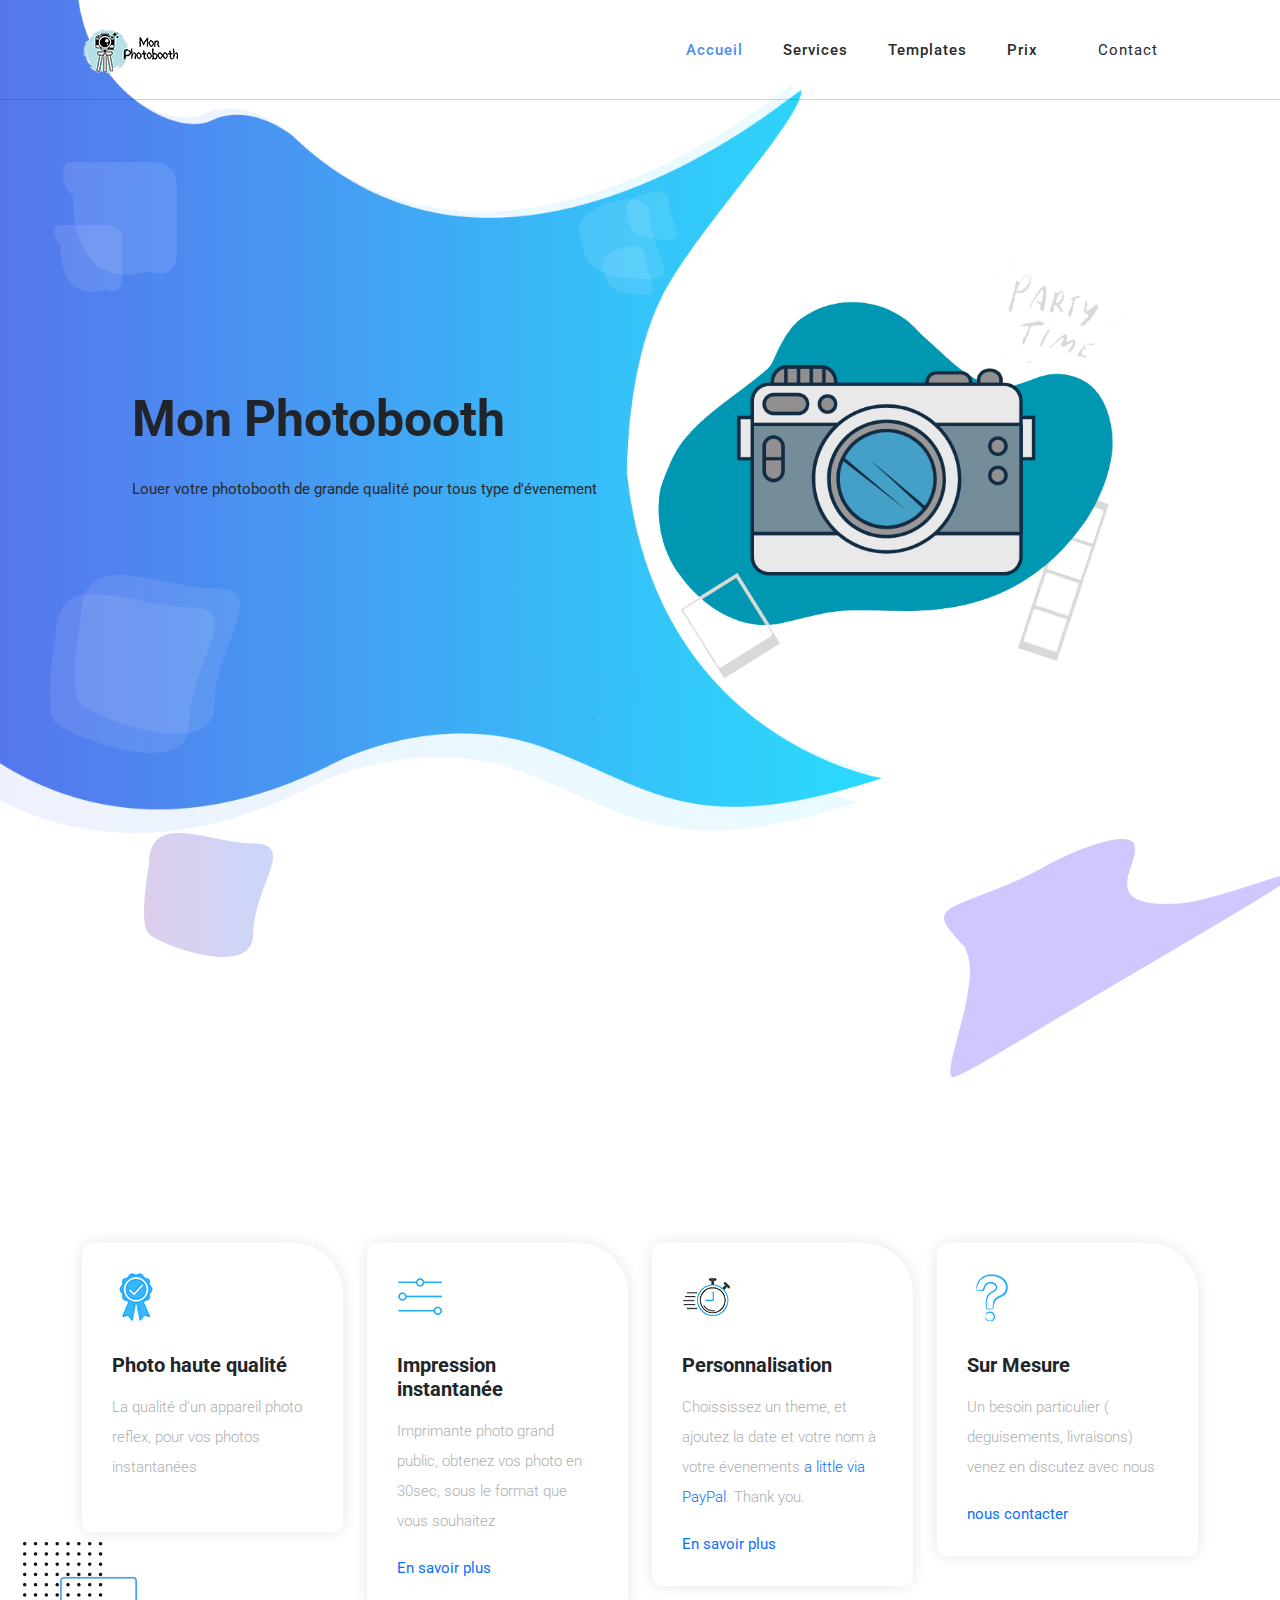
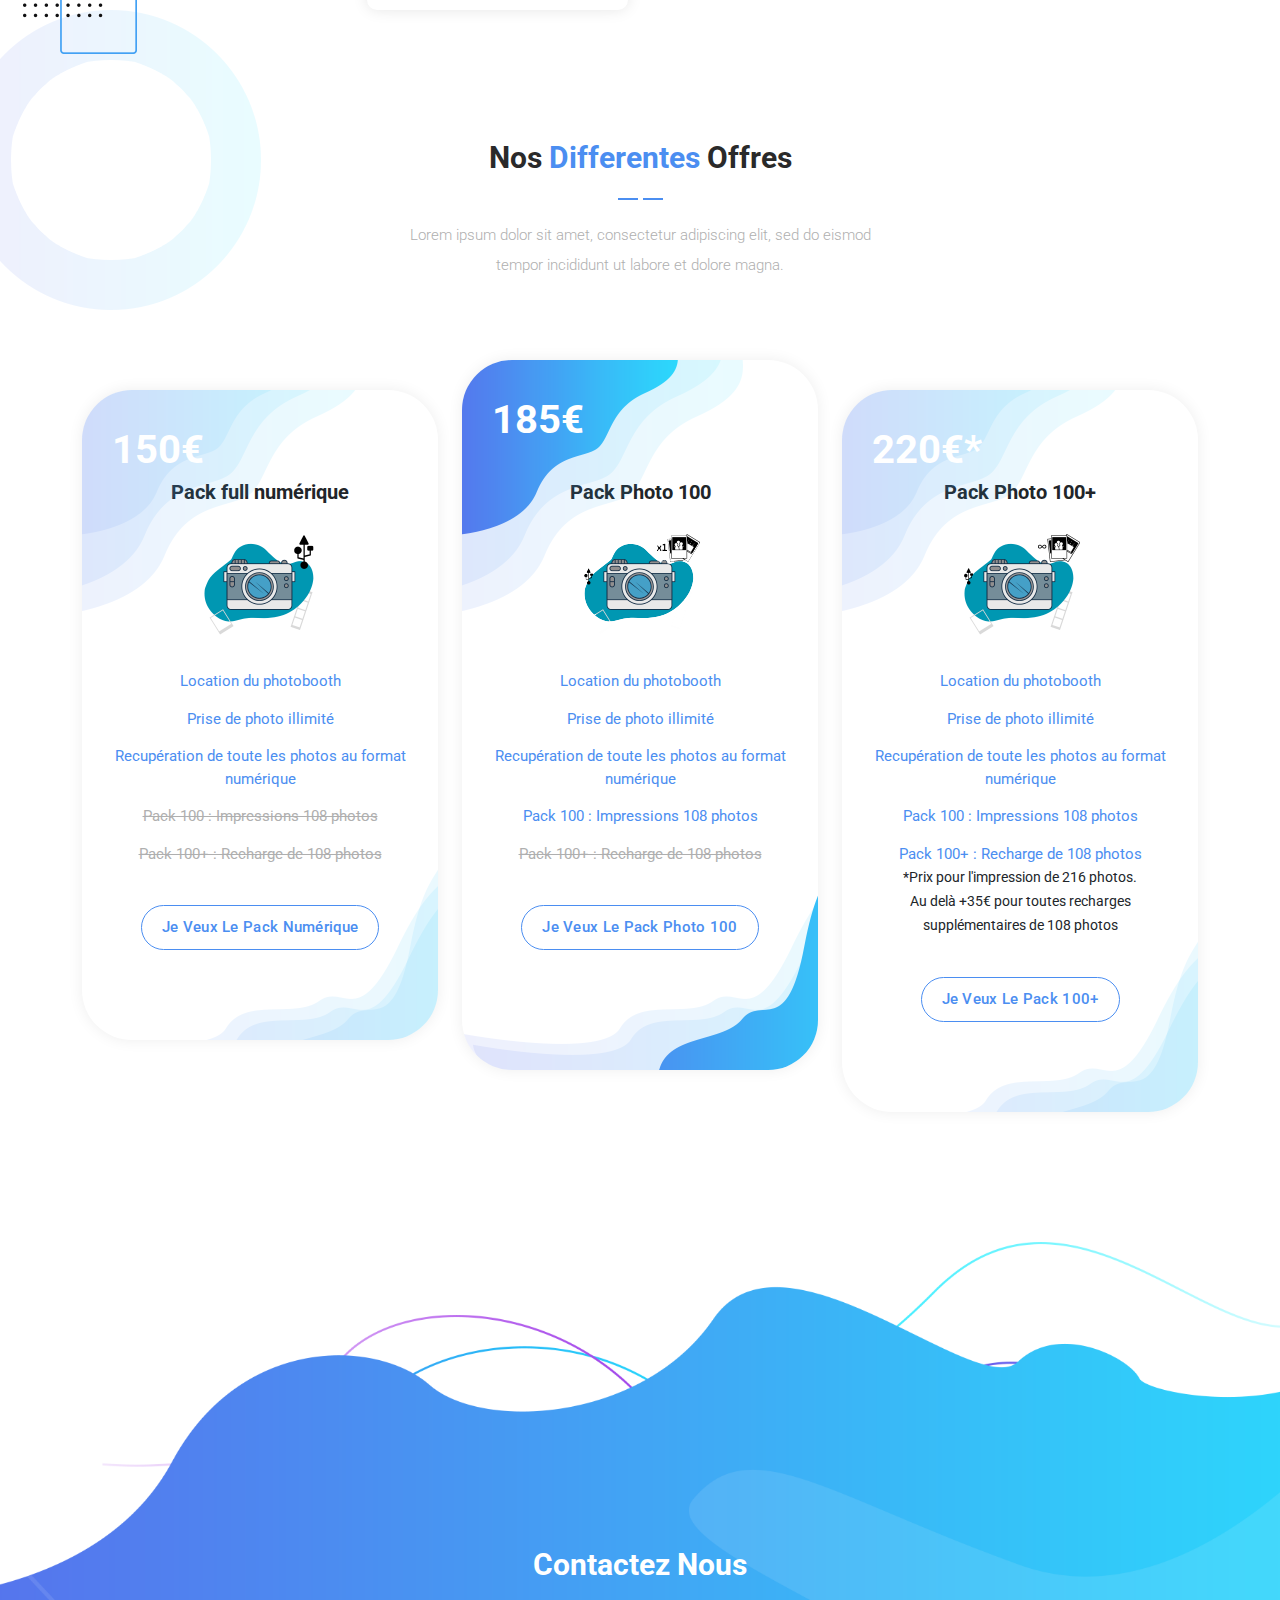
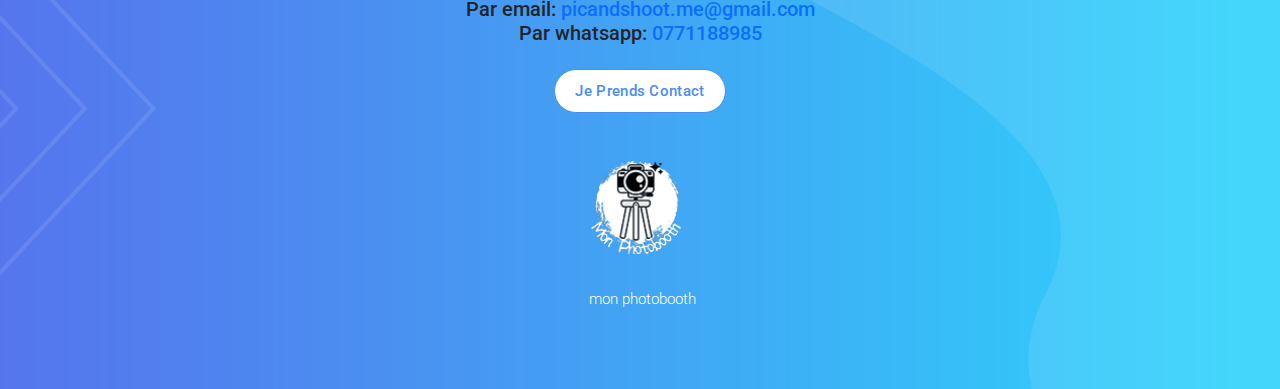
<file: index.html>
<!DOCTYPE html> 
<html lang="en">

  <head>

    <meta charset="UTF-8">
    <meta name="viewport" content="width=device-width, initial-scale=1, shrink-to-fit=no">
    <meta name="description" content="">
    <meta name="author" content="">
    <link rel="preconnect" href="https://fonts.googleapis.com">
    <link rel="preconnect" href="https://fonts.gstatic.com" crossorigin>
    <link href="https://fonts.googleapis.com/css2?family=Roboto:wght@100;300;400;500;700;900&display=swap" rel="stylesheet">

    <title>Chain App Dev - App Landing Page HTML5 Template</title>

    <!-- Bootstrap core CSS -->
    <link href="vendor/bootstrap/css/bootstrap.min.css" rel="stylesheet">

<!--

TemplateMo 570 Chain App Dev

https://templatemo.com/tm-570-chain-app-dev

-->

    <!-- Additional CSS Files -->
    <link rel="stylesheet" href="https://use.fontawesome.com/releases/v5.8.1/css/all.css" integrity="sha384-50oBUHEmvpQ+1lW4y57PTFmhCaXp0ML5d60M1M7uH2+nqUivzIebhndOJK28anvf" crossorigin="anonymous">
    <link rel="stylesheet" href="assets/css/templatemo-chain-app-dev.css">
    <link rel="stylesheet" href="assets/css/animated.css">
    <link rel="stylesheet" href="assets/css/owl.css">

  </head>

<body>

  <!-- ***** Preloader Start ***** -->
  <div id="js-preloader" class="js-preloader">
    <div class="preloader-inner">
      <span class="dot"></span>
      <div class="dots">
        <span></span>
        <span></span>
        <span></span>
      </div>
    </div>
  </div>
  <!-- ***** Preloader End ***** -->

  <!-- ***** Header Area Start ***** -->
  <header class="header-area header-sticky wow slideInDown" data-wow-duration="0.75s" data-wow-delay="0s">
    <div class="container">
      <div class="row">
        <div class="col-12">
          <nav class="main-nav">
            <!-- ***** Logo Start ***** -->
            <a href="index.html" class="logo">
              <img src="assets/images/logo.png" alt="Chain App Dev">
            </a>
            <!-- ***** Logo End ***** -->
            <!-- ***** Menu Start ***** -->
            <ul class="nav">
              <li class="scroll-to-section"><a href="#top" class="active">Accueil</a></li>
              <li class="scroll-to-section"><a href="#services">Services</a></li>
              <li class="scroll-to-section"><a href="Templates.html">Templates</a></li>
              <li class="scroll-to-section"><a href="#pricing">Prix</a></li>
              <li class="scroll-to-section"><a href="#newsletter">Contact</a></li>
              
            </ul>        
            <a class='menu-trigger'>
                <span>Menu</span>
            </a>
            <!-- ***** Menu End ***** -->
          </nav>
        </div>
      </div>
    </div>
  </header>
  <!-- ***** Header Area End ***** -->
  
 
   <!--***********-->
</div>
   

  <div class="main-banner wow fadeIn" id="top" data-wow-duration="1s" data-wow-delay="0.5s">
    <div class="container">
      <div class="row">
        <div class="col-lg-12">
          <div class="row">
            <div class="col-lg-6 align-self-center">
              <div class="left-content show-up header-text wow fadeInLeft" data-wow-duration="1s" data-wow-delay="1s">
                <div class="row">
                  <div class="col-lg-12">
                    <h2>Mon Photobooth</h2>
                    <p>Louer votre photobooth de grande qualité pour tous type d'évenement </p>
                  </div>
                  <div class="col-lg-12">
                    <!-- 2 boutons supprimé  
                    <div class="white-button first-button scroll-to-section">
                      <a href="#contact">Free Quote <i class="fab fa-apple"></i></a>
                    </div>
                    <div class="white-button scroll-to-section">
                      <a href="#contact">Free Quote <i class="fab fa-google-play"></i></a>
                    </div> -->

                  </div>
                </div>
              </div>
            </div>
            <div class="col-lg-6">
              <div class="right-image wow fadeInRight" data-wow-duration="1s" data-wow-delay="0.5s">
                <img src="assets/images/slider-dec.png" alt="">
              </div>
            </div>
          </div>
        </div>
      </div>
    </div>
  </div>

  <div id="services" class="services section">
    <div class="container">
      <div class="row">
        <div class="col-lg-8 offset-lg-2">
          <div class="section-heading  wow fadeInDown" data-wow-duration="1s" data-wow-delay="0.5s">
            <h4>Service <em> personalisé </em> </h4>
            <img src="assets/images/heading-line-dec.png" alt="">
            <p>Immortalisez votre évenement avec la location de votre photobooth et offrez à vos invités un souvenir de ce moment passé ensemble. N'hesitez pas à nous <a rel="nofollow" href="https://www.toocss.com/" target="_blank"> contacter </a> pour connaitre rapidement nos disponibilités, et nos services <a href="https://templatemo.com/contact" target="_parent">proposé</a> .</p>
          </div>
        </div>
      </div>
    </div>
    <div class="container">
      <div class="row">
        <div class="col-lg-3">
          <div class="service-item first-service">
            <div class="icon"></div>
            <h4>Photo haute qualité</h4>
            <p>La qualité d'un appareil photo reflex, pour vos photos instantanées</p>
            <div class="text-button">
             
            </div>
          </div>
        </div>
        <div class="col-lg-3">
          <div class="service-item second-service">
            <div class="icon"></div>
            <h4>Impression instantanée</h4>
            <p>Imprimante photo grand public, obtenez vos photo en 30sec, sous le format que vous souhaitez</p>
            <div class="text-button">
              <a href="#">En savoir plus <i class="fa fa-arrow-right"></i></a>
            </div>
          </div>
        </div>
        <div class="col-lg-3">
          <div class="service-item third-service">
            <div class="icon"></div>
            <h4>Personnalisation</h4>
            <p>Choississez un theme, et ajoutez la date et votre nom à votre évenements <a rel="nofollow" href="https://paypal.me/templatemo" target="_blank">a little via PayPal</a>. Thank you.</p>
            <div class="text-button">
              <a href="Template.html">En savoir plus <i class="fa fa-arrow-right"></i></a>
            </div>
          </div>
        </div>
        <div class="col-lg-3">
          <div class="service-item fourth-service">
            <div class="icon"></div>
            <h4>Sur Mesure</h4>
            <p>Un besoin particulier ( deguisements, livraisons) venez en discutez avec nous</p>
            <div class="text-button">
              <a href="#">nous contacter<i class="fa fa-arrow-right"></i></a>
            </div>
          </div>
        </div>
      </div>
    </div>
  </div>

                     

  <div id="pricing" class="pricing-tables">
    <div class="container">
      <div class="row">
        <div class="col-lg-8 offset-lg-2">
          <div class="section-heading">
            <h4>Nos <em>differentes</em> offres</h4>
            <img src="assets/images/heading-line-dec.png" alt="">
            <p>Lorem ipsum dolor sit amet, consectetur adipiscing elit, sed do eismod tempor incididunt ut labore et dolore magna.</p>
          </div>
        </div>
        <div class="col-lg-4">
          <div class="pricing-item-regular">
            <span class="price">150€</span>
            <h4>Pack full numérique</h4>
            <div class="icon">
              <img src="assets/images/pricing-table-0.png" alt="">
            </div>
            <ul>
              <li>Location du photobooth</li>
              <li>Prise de photo illimité</li>
			  <li>Recupération de toute les photos au format numérique</li>
              <li class="non-function">Pack 100 : Impressions 108 photos</li>
              <li class="non-function">Pack 100+ : Recharge de 108 photos</li>
              
            </ul>
            <div class="border-button">
              <a href="#">Je veux le pack numérique</a>
            </div>
          </div>
        </div>
        <div class="col-lg-4">
          <div class="pricing-item-pro">
            <span class="price">185€</span>
            <h4>Pack Photo 100</h4>
            <div class="icon">
              <img src="assets/images/pricing-table-01.png" alt="">
            </div>
            <ul>
              <li>Location du photobooth</li>
              <li>Prise de photo illimité</li>
			  <li>Recupération de toute les photos au format numérique</li>
              <li>Pack 100 : Impressions 108 photos</li>
              <li class="non-function">Pack 100+ : Recharge de 108 photos</li>
            </ul>
            <div class="border-button">
              <a href="#">Je veux le pack photo 100</a>
            </div>
          </div>
        </div>
        <div class="col-lg-4">
          <div class="pricing-item-regular">
            <span class="price">220€*</span>
            <h4>Pack Photo 100+</h4>
            <div class="icon">
              <img src="assets/images/pricing-table-02.png" alt="">
            </div>
            <ul>
              <li>Location du photobooth</li>
              <li>Prise de photo illimité</li>
			  <li>Recupération de toute les photos au format numérique</li>
              <li>Pack 100 : Impressions 108 photos</li>
              <li>Pack 100+ : Recharge de 108 photos </li>
            </ul>
			<small>  *Prix pour l'impression de 216 photos. <br>Au delà +35€ pour toutes recharges supplémentaires de 108 photos</small>
            <div class="border-button">
              <a href="#">Je veux le pack 100+</a>
            </div>
          </div>
        </div>
      </div>
    </div>
  </div> 

  <footer id="newsletter">
    <div class="container">
      <div class="row">
        <div class="col-lg-8 offset-lg-2">
          <div class="section-heading">
            <h4>contactez nous</h4>
			 <h5> Par email:  <a href="mailto:picandshoot.me@gmail.com">picandshoot.me@gmail.com</a></h5>
			<h5> Par whatsapp:  <a href="tel:+33771188985">0771188985</a></h5><br>
			  <div class="border-button">
              <center><a href="tel:+33771188985">Je prends contact</a></center>
          </div>
        </div>
        
      <div class="row">
        
		
		<!-- <div class="col-lg-6 offset-lg-3"> -->
          <!-- <div class="footer-widget"> -->
        
            <!-- <h5> Par email<a href="mailto:picandshoot.me@gmail.com">picandshoot.me@gmail.com</a></h5><br><br> -->
			<!-- <h5> Par whatsapp<a href="tel:+33771188985">0771188985</a></h5><br><br> -->
			  <!-- <div class="border-button"> -->
              <!-- <a href="tel:+33771188985">Je prends contact</a> -->
            <!-- </div> -->
          <!-- </div>  -->
        <!-- </div> -->
       
	   
        <div class="col-lg-4 offset-lg-5">
          <div class="footer-widget">
            <div class="logo">
              <img src="assets/images/white-logo.png" alt="">
            </div>
            <p>mon photobooth</p>
          </div>
        </div>
       
      </div>
    </div>
  </footer>


  <!-- Scripts -->
  <script src="vendor/jquery/jquery.min.js"></script>
  <script src="vendor/bootstrap/js/bootstrap.bundle.min.js"></script>
  <script src="assets/js/owl-carousel.js"></script>
  <script src="assets/js/animation.js"></script>
  <script src="assets/js/imagesloaded.js"></script>
  <script src="assets/js/popup.js"></script>
  <script src="assets/js/custom.js"></script>
</body>
</html>
</file>
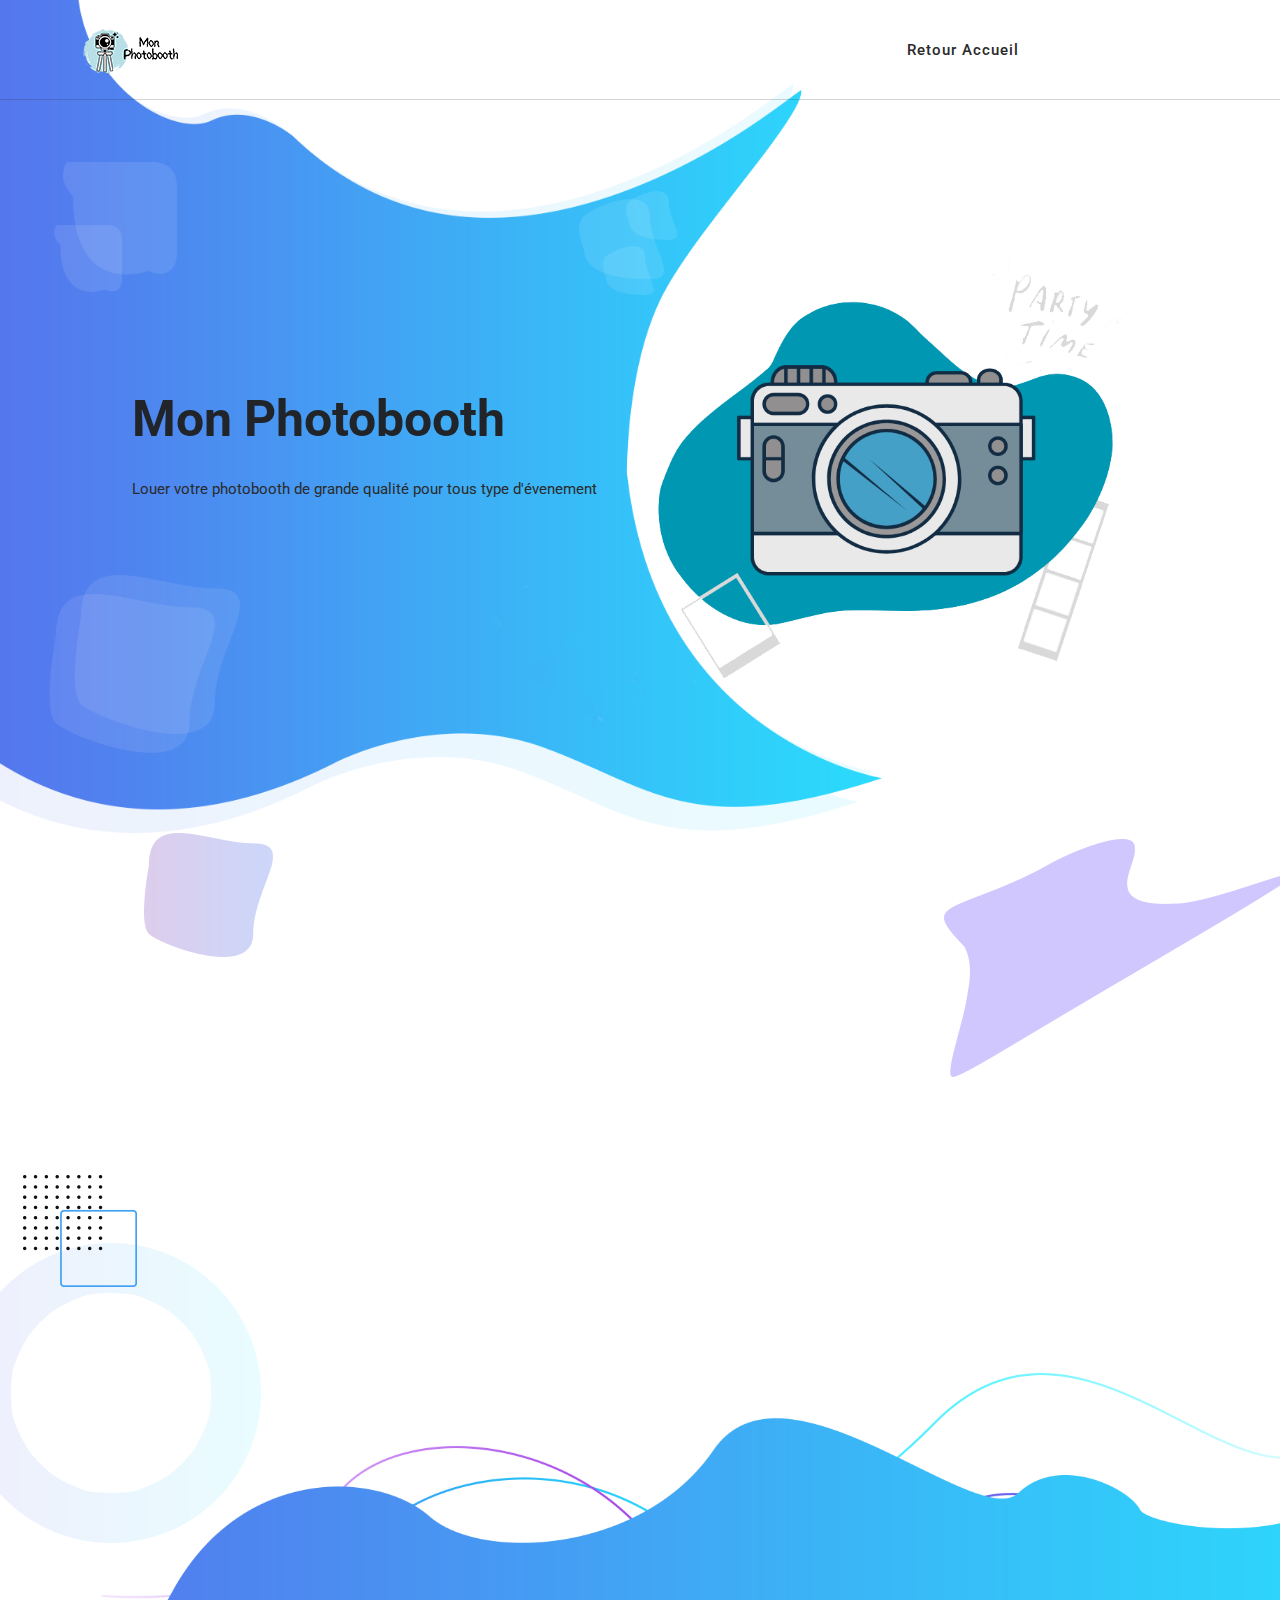
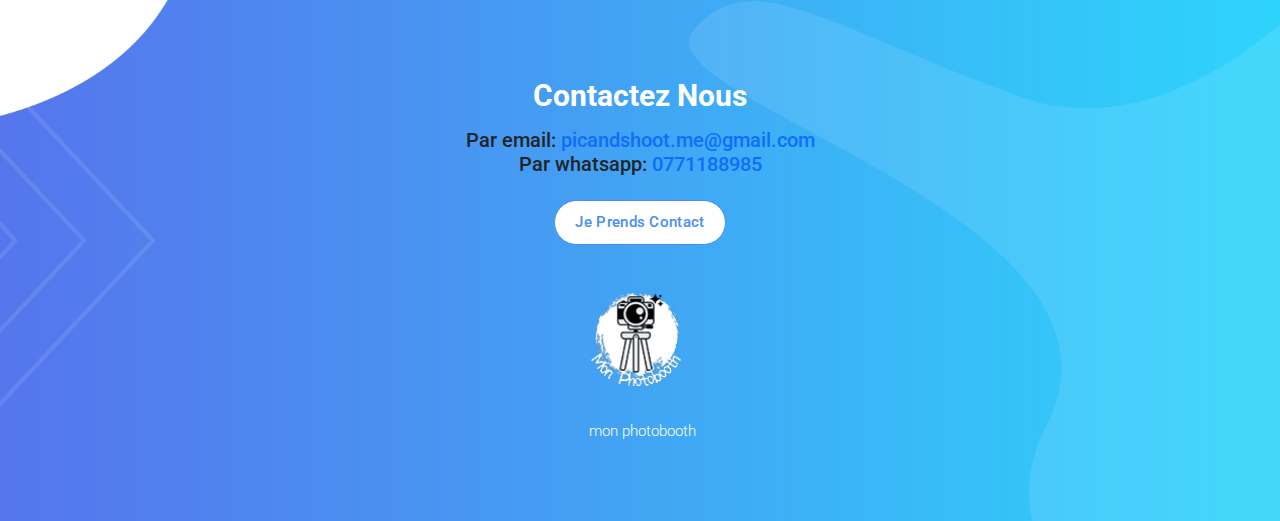
<file: Template.html>
<!DOCTYPE html> 
<html lang="en">

  <head>

    <meta charset="UTF-8">
    <meta name="viewport" content="width=device-width, initial-scale=1, shrink-to-fit=no">
    <meta name="description" content="">
    <meta name="author" content="">
    <link rel="preconnect" href="https://fonts.googleapis.com">
    <link rel="preconnect" href="https://fonts.gstatic.com" crossorigin>
    <link href="https://fonts.googleapis.com/css2?family=Roboto:wght@100;300;400;500;700;900&display=swap" rel="stylesheet">

    <title>Chain App Dev - App Landing Page HTML5 Template</title>

    <!-- Bootstrap core CSS -->
    <link href="vendor/bootstrap/css/bootstrap.min.css" rel="stylesheet">

<!--

TemplateMo 570 Chain App Dev

https://templatemo.com/tm-570-chain-app-dev

-->

    <!-- Additional CSS Files -->
    <link rel="stylesheet" href="https://use.fontawesome.com/releases/v5.8.1/css/all.css" integrity="sha384-50oBUHEmvpQ+1lW4y57PTFmhCaXp0ML5d60M1M7uH2+nqUivzIebhndOJK28anvf" crossorigin="anonymous">
    <link rel="stylesheet" href="assets/css/templatemo-chain-app-dev.css">
    <link rel="stylesheet" href="assets/css/animated.css">
    <link rel="stylesheet" href="assets/css/owl.css">

  </head>

<body>

  <!-- ***** Preloader Start ***** -->
  <div id="js-preloader" class="js-preloader">
    <div class="preloader-inner">
      <span class="dot"></span>
      <div class="dots">
        <span></span>
        <span></span>
        <span></span>
      </div>
    </div>
  </div>
  <!-- ***** Preloader End ***** -->

  <!-- ***** Header Area Start ***** -->
  <header class="header-area header-sticky wow slideInDown" data-wow-duration="0.75s" data-wow-delay="0s">
    <div class="container">
      <div class="row">
        <div class="col-12">
          <nav class="main-nav">
            <!-- ***** Logo Start ***** -->
            <a href="index.html" class="logo">
              <img src="assets/images/logo.png" alt="Chain App Dev">
            </a>
            <!-- ***** Logo End ***** -->
            <!-- ***** Menu Start ***** -->
            <ul class="nav">
              <li class="scroll-to-section"><a href="index.html" >Retour Accueil</a></li>
              <!-- <li class="scroll-to-section"><a href="#services">Services</a></li> -->
              <li class="scroll-to-section"><a href="#Template.html" class="active">Templates</a></li>
              <!-- <li class="scroll-to-section"><a href="#pricing">Prix</a></li> -->
              <!-- <li class="scroll-to-section"><a href="#newsletter">Contact</a></li> -->
              
            </ul>        
            <a class='menu-trigger'>
                <span>Menu</span>
            </a>
            <!-- ***** Menu End ***** -->
          </nav>
        </div>
      </div>
    </div>
  </header>
  <!-- ***** Header Area End ***** -->
  
 
   <!--***********-->
</div>
   

  <div class="main-banner wow fadeIn" id="top" data-wow-duration="1s" data-wow-delay="0.5s">
    <div class="container">
      <div class="row">
        <div class="col-lg-12">
          <div class="row">
            <div class="col-lg-6 align-self-center">
              <div class="left-content show-up header-text wow fadeInLeft" data-wow-duration="1s" data-wow-delay="1s">
                <div class="row">
                  <div class="col-lg-12">
                    <h2>Mon Photobooth</h2>
                    <p>Louer votre photobooth de grande qualité pour tous type d'évenement </p>
                  </div>
                  <div class="col-lg-12">
                    <!-- 2 boutons supprimé  
                    <div class="white-button first-button scroll-to-section">
                      <a href="#contact">Free Quote <i class="fab fa-apple"></i></a>
                    </div>
                    <div class="white-button scroll-to-section">
                      <a href="#contact">Free Quote <i class="fab fa-google-play"></i></a>
                    </div> -->

                  </div>
                </div>
              </div>
            </div>
            <div class="col-lg-6">
              <div class="right-image wow fadeInRight" data-wow-duration="1s" data-wow-delay="0.5s">
                <img src="assets/images/slider-dec.png" alt="">
              </div>
            </div>
          </div>
        </div>
      </div>
    </div>
  </div>

  <div id="services" class="services section">
    <div class="container">
      <div class="row">
        <div class="col-lg-8 offset-lg-2">
          <div class="section-heading  wow fadeInDown" data-wow-duration="1s" data-wow-delay="0.5s">
            <h4>Service <em> personalisé </em> </h4>
            <img src="assets/images/heading-line-dec.png" alt="">
            <p>Immortalisez votre évenement avec la location de votre photobooth et offrez à vos invités un souvenir de ce moment passé ensemble. N'hesitez pas à nous <a rel="nofollow" href="https://www.toocss.com/" target="_blank"> contacter </a> pour connaitre rapidement nos disponibilités, et nos services <a href="https://templatemo.com/contact" target="_parent">proposé</a> .</p>
          </div>
        </div>
      </div>
    </div>
    <div class="container">
      <div class="row">
        <div class="col-lg-3">
          
        </div>
		
        <div class="col-lg-3">
            
        </div>
		
		
        <div class="col-lg-3">
          
        </div>
        <div class="col-lg-3">
          
        </div>
      </div>
    </div>
  </div>

                     

  <!-- <div id="pricing" class="pricing-tables"> -->
    <!-- <div class="container"> -->
      <!-- <div class="row"> -->
        <!-- <div class="col-lg-8 offset-lg-2"> -->
          <!-- <div class="section-heading"> -->
            <!-- <h4>Nos <em>differentes</em> offres</h4> -->
            <!-- <img src="assets/images/heading-line-dec.png" alt=""> -->
            <!-- <p>Lorem ipsum dolor sit amet, consectetur adipiscing elit, sed do eismod tempor incididunt ut labore et dolore magna.</p> -->
          <!-- </div> -->
        <!-- </div> -->
        <!-- <div class="col-lg-4"> -->
          <!-- <div class="pricing-item-regular"> -->
            <!-- <span class="price">150€</span> -->
            <!-- <h4>Pack full numérique</h4> -->
            <!-- <div class="icon"> -->
              <!-- <img src="assets/images/pricing-table-01.png" alt=""> -->
            <!-- </div> -->
            <!-- <ul> -->
              <!-- <li>Location du photobooth</li> -->
              <!-- <li>Prise de photo illimité</li> -->
			  <!-- <li>Recupération de toute les photos au format numérique</li> -->
              <!-- <li class="non-function">Pack 100 : Impressions 108 photos</li> -->
              <!-- <li class="non-function">Pack 100+ : Recharge de 108 photos</li> -->
              
            <!-- </ul> -->
            <!-- <div class="border-button"> -->
              <!-- <a href="#">Je veux le pack numérique</a> -->
            <!-- </div> -->
          <!-- </div> -->
        <!-- </div> -->
        <!-- <div class="col-lg-4"> -->
          <!-- <div class="pricing-item-pro"> -->
            <!-- <span class="price">185€</span> -->
            <!-- <h4>Pack Photo 100</h4> -->
            <!-- <div class="icon"> -->
              <!-- <img src="assets/images/pricing-table-01.png" alt=""> -->
            <!-- </div> -->
            <!-- <ul> -->
              <!-- <li>Location du photobooth</li> -->
              <!-- <li>Prise de photo illimité</li> -->
			  <!-- <li>Recupération de toute les photos au format numérique</li> -->
              <!-- <li>Pack 100 : Impressions 108 photos</li> -->
              <!-- <li class="non-function">Pack 100+ : Recharge de 108 photos</li> -->
            <!-- </ul> -->
            <!-- <div class="border-button"> -->
              <!-- <a href="#">Je veux le pack photo 100</a> -->
            <!-- </div> -->
          <!-- </div> -->
        <!-- </div> -->
        <!-- <div class="col-lg-4"> -->
          <!-- <div class="pricing-item-regular"> -->
            <!-- <span class="price">220€*</span> -->
            <!-- <h4>Pack Photo 100+</h4> -->
            <!-- <div class="icon"> -->
              <!-- <img src="assets/images/pricing-table-01.png" alt=""> -->
            <!-- </div> -->
            <!-- <ul> -->
              <!-- <li>Location du photobooth</li> -->
              <!-- <li>Prise de photo illimité</li> -->
			  <!-- <li>Recupération de toute les photos au format numérique</li> -->
              <!-- <li>Pack 100 : Impressions 108 photos</li> -->
              <!-- <li>Pack 100+ : Recharge de 108 photos </li> -->
            <!-- </ul> -->
			<!-- <small>  *Prix pour l'impression de 216 photos. <br>Au delà +35€ pour toutes recharges supplémentaires de 108 photos</small> -->
            <!-- <div class="border-button"> -->
              <!-- <a href="#">Je veux le pack 100+</a> -->
            <!-- </div> -->
          <!-- </div> -->
        <!-- </div> -->
      <!-- </div> -->
    <!-- </div> -->
  <!-- </div>  -->

  <footer id="newsletter">
    <div class="container">
      <div class="row">
        <div class="col-lg-8 offset-lg-2">
          <div class="section-heading">
            <h4>contactez nous</h4>
			 <h5> Par email:  <a href="mailto:picandshoot.me@gmail.com">picandshoot.me@gmail.com</a></h5>
			<h5> Par whatsapp:  <a href="tel:+33771188985">0771188985</a></h5><br>
			  <div class="border-button">
              <center><a href="tel:+33771188985">Je prends contact</a></center>
          </div>
        </div>
        
      <div class="row">
        
	
       
	   
        <div class="col-lg-4 offset-lg-5">
          <div class="footer-widget">
            <div class="logo">
              <img src="assets/images/white-logo.png" alt="">
            </div>
            <p>mon photobooth</p>
          </div>
        </div>
       
      </div>
    </div>
  </footer>


  <!-- Scripts -->
  <script src="vendor/jquery/jquery.min.js"></script>
  <script src="vendor/bootstrap/js/bootstrap.bundle.min.js"></script>
  <script src="assets/js/owl-carousel.js"></script>
  <script src="assets/js/animation.js"></script>
  <script src="assets/js/imagesloaded.js"></script>
  <script src="assets/js/popup.js"></script>
  <script src="assets/js/custom.js"></script>
</body>
</html>
</file>
<file: assets/css/templatemo-chain-app-dev.css>
/*

TemplateMo 570 Chain App Dev

https://templatemo.com/tm-570-chain-app-dev

*/

/* ---------------------------------------------
Table of contents
------------------------------------------------
01. font & reset css
02. reset
03. global styles
04. header
05. banner
06. features
07. testimonials
08. contact
09. footer
10. preloader
11. search
12. portfolio

--------------------------------------------- */
/* 
---------------------------------------------
font & reset css
--------------------------------------------- 
*/
/* 
---------------------------------------------
reset
--------------------------------------------- 
*/
html, body, div, span, applet, object, iframe, h1, h2, h3, h4, h5, h6, p, blockquote, div
pre, a, abbr, acronym, address, big, cite, code, del, dfn, em, font, img, ins, kbd, q,
s, samp, small, strike, strong, sub, sup, tt, var, b, u, i, center, dl, dt, dd, ol, ul, li,
figure, header, nav, section, article, aside, footer, figcaption {
  margin: 0;
  padding: 0;
  border: 0;
  outline: 0;
}

/* clear fix */
.grid:after {
  content: '';
  display: block;
  clear: both;
}

/* ---- .grid-item ---- */

.grid-sizer,
.grid-item {
  width: 50%;
}

.grid-item {
  float: left;
}

.grid-item img {
  display: block;
  max-width: 100%;
}

.clearfix:after {
  content: ".";
  display: block;
  clear: both;
  visibility: hidden;
  line-height: 0;
  height: 0;
}

.clearfix {
  display: inline-block;
}

html[xmlns] .clearfix {
  display: block;
}

* html .clearfix {
  height: 1%;
}

ul, li {
  padding: 0;
  margin: 0;
  list-style: none;
}

header, nav, section, article, aside, footer, hgroup {
  display: block;
}

* {
  box-sizing: border-box;
}

html, body {
  font-family: 'Roboto', sans-serif;
  font-weight: 400;
  background-color: #fff;
  -ms-text-size-adjust: 100%;
  -webkit-font-smoothing: antialiased;
  -moz-osx-font-smoothing: grayscale;
}

a {
  text-decoration: none !important;
}

h1, h2, h3, h4, h5, h6 {
  margin-top: 0px;
  margin-bottom: 0px;
}

ul {
  margin-bottom: 0px;
}

p {
  font-size: 15px;
  line-height: 30px;
  font-weight: 300;
  color: #afafaf;
}

img {
  width: 100%;
  overflow: hidden;
}

/* 
---------------------------------------------
global styles
--------------------------------------------- 
*/
html,
body {
  background: #fff;
  font-family: 'Roboto', sans-serif;
}

::selection {
  background: #4b8ef1;
  color: #fff !important;
}

::-moz-selection {
  background: #4b8ef1;
  color: #fff !important;
}

@media (max-width: 991px) {
  html, body {
    overflow-x: hidden;
  }
  .mobile-top-fix {
    margin-top: 30px;
    margin-bottom: 0px;
  }
  .mobile-bottom-fix {
    margin-bottom: 30px;
  }
  .mobile-bottom-fix-big {
    margin-bottom: 60px;
  }
}

.section-heading {
  position: relative;
  z-index: 2;
}

.section-heading h4 {
  color: #2a2a2a;
  font-size: 30px;
  font-weight: 700;
  text-transform: capitalize;
  margin-bottom: 10px;
}

.section-heading h4 em {
  font-style: normal;
  color: #4b8ef1;
}

.section-heading img {
  width: 45px;
  height: 2px;
}

.section-heading p {
  margin-top: 10px;
}

.show-up {
  position: relative;
  z-index: 2;
}

.white-button a {
  display: inline-block !important;
  padding: 10px 20px !important;
  color: #4b8ef1 !important;
  text-transform: capitalize;
  font-size: 15px;
  background-color: #fff;
  border-radius: 23px;
  font-weight: 500 !important;
  letter-spacing: 0.3px !important;
  transition: all .5s;
}

.white-button a i {
  margin-left: 5px;
  font-size: 18px;
}

.white-button a:hover {
  background-color: #4b8ef1;
  color: #fff !important;
}

.text-button a {
  font-size: 15px;
}

.text-button a i {
  margin-left: 5px;
  font-size: 14px;
  transition: all .3s;
}

.text-button a:hover i {
  margin-left: 8px;
}

.gradient-button a {
  display: inline-block !important;
  padding: 10px 20px !important;
  color: #fff !important;
  text-transform: capitalize;
  font-size: 15px;
  background: rgb(19,175,240);
  background: linear-gradient(105deg, rgba(91,104,235,1) 0%, rgba(40,225,253,1) 100%);
  border-radius: 23px;
  font-weight: 500 !important;
  letter-spacing: 0.3px !important;
  transition: all .5s;
}

.gradient-button a:hover {
  color: #fff !important;
  background: rgb(19,175,240);
  background: linear-gradient(105deg, rgba(91,104,235,1) 0%, rgba(40,225,253,1) 100%);
}

.border-button a {
  display: inline-block !important;
  padding: 10px 20px !important;
  color: #4b8ef1 !important;
  border: 1px solid #4b8ef1;
  text-transform: capitalize;
  font-size: 15px;
  display: inline-block;
  background-color: #fff;
  border-radius: 23px;
  font-weight: 500 !important;
  letter-spacing: 0.3px !important;
  transition: all .5s;
}

.border-button a:hover {
  background-color: #4b8ef1;
  color: #fff !important;
}


/* 
---------------------------------------------
header
--------------------------------------------- 
*/

.background-header {
  background-color: #fff !important;
  height: 80px!important;
  border-bottom: none !important;
  position: fixed!important;
  top: 0px;
  left: 0px;
  right: 0px;
  box-shadow: 0px 5px 8px rgba(0,0,0,0.03);
}

.background-header .logo,
.background-header .main-nav .nav li a {
  color: #fff;
}

.background-header .main-nav .nav li:hover a {
  color: #4b8ef1;
}

.background-header .nav li a.active {
  position: relative;
  color: #fff;
}

.background-header .nav li a.active:after {
  position: absolute;
  width: 100%;
  height: 1px;
  background-color: #4b8ef1;
  content: '';
  left: 50%;
  bottom: -20px;
  transform: translateX(-50%);
}

.background-header .nav li:last-child a.active:after {
  background-color: transparent;
}

.header-area {
  background-color: transparent;
  border-bottom: 1px solid rgba(42,42,42,0.2);
  position: absolute;
  left: 0px;
  right: 0px;
  z-index: 100;
  height: 100px;
  -webkit-transition: all .5s ease 0s;
  -moz-transition: all .5s ease 0s;
  -o-transition: all .5s ease 0s;
  transition: all .5s ease 0s;
}

.header-area .main-nav {
  min-height: 80px;
  background: transparent;
}

.header-area .main-nav .logo {
  float: left;
  -webkit-transition: all 0.3s ease 0s;
  -moz-transition: all 0.3s ease 0s;
  -o-transition: all 0.3s ease 0s;
  transition: all 0.3s ease 0s;
}

.header-area .main-nav .logo {
    line-height: 100px;
    float: left;
    -webkit-transition: all 0.3s ease 0s;
    -moz-transition: all 0.3s ease 0s;
    -o-transition: all 0.3s ease 0s;
    transition: all 0.3s ease 0s;
}

.background-header .main-nav .logo {
  line-height: 80px;
}

.background-header .main-nav .nav {
  margin-top: 20px !important;
}

.header-area .main-nav .nav {
  float: right;
  margin-top: 30px;
  margin-right: 0px;
  background-color: transparent;
  -webkit-transition: all 0.3s ease 0s;
  -moz-transition: all 0.3s ease 0s;
  -o-transition: all 0.3s ease 0s;
  transition: all 0.3s ease 0s;
  position: relative;
  z-index: 999;
}

.header-area .main-nav .nav li {
  padding-left: 20px;
  padding-right: 20px;
}

.header-area .main-nav .nav li:nth-child(6) {
  padding-right: 0px;
  padding-left: 40px;
}

.header-area .main-nav .nav li:last-child a ,
.background-header .main-nav .nav li:last-child a,
.header-area .main-nav .nav li:nth-child(6) a ,
.background-header .main-nav .nav li:nth-child(6) a {
  padding: 0px 20px !important;
  font-weight: 400;
}

.header-area .main-nav .nav li:last-child a:hover ,
.background-header .main-nav .nav li:last-child a:hover,
.header-area .main-nav .nav li:nth-child(6) a:hover ,
.background-header .main-nav .nav li:nth-child(6) a:hover {
  color: #fff !important;
}

.header-area .main-nav .nav li a {
  display: block;
  font-weight: 500;
  font-size: 15px;
  color: #2a2a2a;
  text-transform: capitalize;
  -webkit-transition: all 0.3s ease 0s;
  -moz-transition: all 0.3s ease 0s;
  -o-transition: all 0.3s ease 0s;
  transition: all 0.3s ease 0s;
  height: 40px;
  line-height: 40px;
  border: transparent;
  letter-spacing: 1px;
}

.header-area .main-nav .nav li:hover a,
.header-area .main-nav .nav li a.active {
  color: #4b8ef1!important;
}

.header-area .main-nav .nav li:last-child a.active {
  color: #fff !important;
}

.background-header .main-nav .nav li:hover a,
.background-header .main-nav .nav li a.active {
  color: #4b8ef1!important;
  opacity: 1;
}

.header-area .main-nav .nav li.submenu {
  position: relative;
  padding-right: 30px;
}

.header-area .main-nav .nav li.submenu:after {
  font-family: FontAwesome;
  content: "\f107";
  font-size: 12px;
  color: #2a2a2a;
  position: absolute;
  right: 18px;
  top: 12px;
}

.background-header .main-nav .nav li.submenu:after {
  color: #2a2a2a;
}

.header-area .main-nav .nav li.submenu ul {
  position: absolute;
  width: 200px;
  box-shadow: 0 2px 28px 0 rgba(0, 0, 0, 0.06);
  overflow: hidden;
  top: 50px;
  opacity: 0;
  transform: translateY(+2em);
  visibility: hidden;
  z-index: -1;
  transition: all 0.3s ease-in-out 0s, visibility 0s linear 0.3s, z-index 0s linear 0.01s;
}

.header-area .main-nav .nav li.submenu ul li {
  margin-left: 0px;
  padding-left: 0px;
  padding-right: 0px;
}

.header-area .main-nav .nav li.submenu ul li a {
  opacity: 1;
  display: block;
  background: #f7f7f7;
  color: #2a2a2a!important;
  padding-left: 20px;
  height: 40px;
  line-height: 40px;
  -webkit-transition: all 0.3s ease 0s;
  -moz-transition: all 0.3s ease 0s;
  -o-transition: all 0.3s ease 0s;
  transition: all 0.3s ease 0s;
  position: relative;
  font-size: 13px;
  font-weight: 400;
  border-bottom: 1px solid #eee;
}

.header-area .main-nav .nav li.submenu ul li a:hover {
  background: #fff;
  color: #4b8ef1!important;
  padding-left: 25px;
}

.header-area .main-nav .nav li.submenu ul li a:hover:before {
  width: 3px;
}

.header-area .main-nav .nav li.submenu:hover ul {
  visibility: visible;
  opacity: 1;
  z-index: 1;
  transform: translateY(0%);
  transition-delay: 0s, 0s, 0.3s;
}

.header-area .main-nav .menu-trigger {
  cursor: pointer;
  display: block;
  position: absolute;
  top: 33px;
  width: 32px;
  height: 40px;
  text-indent: -9999em;
  z-index: 99;
  right: 40px;
  display: none;
}

.background-header .main-nav .menu-trigger {
  top: 23px;
}

.header-area .main-nav .menu-trigger span,
.header-area .main-nav .menu-trigger span:before,
.header-area .main-nav .menu-trigger span:after {
  -moz-transition: all 0.4s;
  -o-transition: all 0.4s;
  -webkit-transition: all 0.4s;
  transition: all 0.4s;
  background-color: #2a2a2a;
  display: block;
  position: absolute;
  width: 30px;
  height: 2px;
  left: 0;
}

.background-header .main-nav .menu-trigger span,
.background-header .main-nav .menu-trigger span:before,
.background-header .main-nav .menu-trigger span:after {
  background-color: #2a2a2a;
}

.header-area .main-nav .menu-trigger span:before,
.header-area .main-nav .menu-trigger span:after {
  -moz-transition: all 0.4s;
  -o-transition: all 0.4s;
  -webkit-transition: all 0.4s;
  transition: all 0.4s;
  background-color: #2a2a2a;
  display: block;
  position: absolute;
  width: 30px;
  height: 2px;
  left: 0;
  width: 75%;
}

.background-header .main-nav .menu-trigger span:before,
.background-header .main-nav .menu-trigger span:after {
  background-color: #2a2a2a;
}

.header-area .main-nav .menu-trigger span:before,
.header-area .main-nav .menu-trigger span:after {
  content: "";
}

.header-area .main-nav .menu-trigger span {
  top: 16px;
}

.header-area .main-nav .menu-trigger span:before {
  -moz-transform-origin: 33% 100%;
  -ms-transform-origin: 33% 100%;
  -webkit-transform-origin: 33% 100%;
  transform-origin: 33% 100%;
  top: -10px;
  z-index: 10;
}

.header-area .main-nav .menu-trigger span:after {
  -moz-transform-origin: 33% 0;
  -ms-transform-origin: 33% 0;
  -webkit-transform-origin: 33% 0;
  transform-origin: 33% 0;
  top: 10px;
}

.header-area .main-nav .menu-trigger.active span,
.header-area .main-nav .menu-trigger.active span:before,
.header-area .main-nav .menu-trigger.active span:after {
  background-color: transparent;
  width: 100%;
}

.header-area .main-nav .menu-trigger.active span:before {
  -moz-transform: translateY(6px) translateX(1px) rotate(45deg);
  -ms-transform: translateY(6px) translateX(1px) rotate(45deg);
  -webkit-transform: translateY(6px) translateX(1px) rotate(45deg);
  transform: translateY(6px) translateX(1px) rotate(45deg);
  background-color: #2a2a2a;
}

.background-header .main-nav .menu-trigger.active span:before {
  background-color: #2a2a2a;
}

.header-area .main-nav .menu-trigger.active span:after {
  -moz-transform: translateY(-6px) translateX(1px) rotate(-45deg);
  -ms-transform: translateY(-6px) translateX(1px) rotate(-45deg);
  -webkit-transform: translateY(-6px) translateX(1px) rotate(-45deg);
  transform: translateY(-6px) translateX(1px) rotate(-45deg);
  background-color: #2a2a2a;
}

.background-header .main-nav .menu-trigger.active span:after {
  background-color: #2a2a2a;
}

.header-area.header-sticky {
  min-height: 80px;
}

.header-area .nav {
  margin-top: 30px;
}

.header-area.header-sticky .nav li a.active {
  color: #4b8ef1;
}

@media (max-width: 1200px) {
  .header-area .main-nav .nav li {
    padding-left: 12px;
    padding-right: 12px;
  }
  .header-area .main-nav:before {
    display: none;
  }
}

@media (max-width: 992px) {
  .header-area .main-nav .nav li:last-child  ,
  .background-header .main-nav .nav li:last-child {
    color: #069;
  }
  .header-area .main-nav .nav li:nth-child(6),
  .background-header .main-nav .nav li:nth-child(6) {
    padding-right: 0px;
  }
  .background-header .nav li a.active:after {
    display: none;
  }
}

@media (max-width: 767px) {
  .pre-header ul.info li:last-child,
  .pre-header ul.info li:nth-child(6) {
    display: none!important;
  }
  .background-header .main-nav .nav {
    margin-top: 80px !important;
  }
  .header-area .main-nav .logo {
    color: #1e1e1e;
  }
  .header-area.header-sticky .nav li a:hover,
  .header-area.header-sticky .nav li a.active {
    color: #4b8ef1!important;
    opacity: 1;
  }
  .header-area.header-sticky .nav li.search-icon a {
    width: 100%;
  }
  .header-area {
    background-color: #fff;
    padding: 0px 15px;
    height: 100px;
    box-shadow: none;
    text-align: center;
    box-shadow: 0px 5px 8px rgba(0,0,0,0.03);
  }
  .header-area .container {
    padding: 0px;
  }
  .header-area .logo {
    margin-left: 30px;
  }
  .header-area .menu-trigger {
    display: block !important;
  }
  .header-area .main-nav {
    overflow: hidden;
  }
  .header-area .main-nav .nav {
    float: none;
    width: 100%;
    display: none;
    -webkit-transition: all 0s ease 0s;
    -moz-transition: all 0s ease 0s;
    -o-transition: all 0s ease 0s;
    transition: all 0s ease 0s;
    margin-left: 0px;
  }
  .background-header .nav {
    margin-top: 80px;
  }
  .header-area .main-nav .nav li:first-child {
    border-top: 1px solid #eee;
  }
  .header-area.header-sticky .nav {
    margin-top: 100px;
  }
  .header-area .main-nav .nav li {
    width: 100%;
    background: #fff;
    border-bottom: 1px solid #e7e7e7;
    padding-left: 0px !important;
    padding-right: 0px !important;
  }
  .header-area .main-nav .nav li a {
    height: 50px !important;
    line-height: 50px !important;
    padding: 0px !important;
    border: none !important;
    background: #f7f7f7 !important;
    color: #191a20 !important;
  }
  .header-area .main-nav .nav li a:hover {
    background: #eee !important;
    color: #4b8ef1!important;
  }
  .header-area .main-nav .nav li.submenu ul {
    position: relative;
    visibility: inherit;
    opacity: 1;
    z-index: 1;
    transform: translateY(0%);
    transition-delay: 0s, 0s, 0.3s;
    top: 0px;
    width: 100%;
    box-shadow: none;
    height: 0px;
  }
  .header-area .main-nav .nav li.submenu ul li a {
    font-size: 12px;
    font-weight: 400;
  }
  .header-area .main-nav .nav li.submenu ul li a:hover:before {
    width: 0px;
  }
  .header-area .main-nav .nav li.submenu ul.active {
    height: auto !important;
  }
  .header-area .main-nav .nav li.submenu:after {
    color: #3B566E;
    right: 25px;
    font-size: 14px;
    top: 15px;
  }
  .header-area .main-nav .nav li.submenu:hover ul, .header-area .main-nav .nav li.submenu:focus ul {
    height: 0px;
  }
}

@media (min-width: 767px) {
  .header-area .main-nav .nav {
    display: flex !important;
  }
}

/* 
---------------------------------------------
preloader
--------------------------------------------- 
*/

.js-preloader {
    position: fixed;
    top: 0;
    left: 0;
    right: 0;
    bottom: 0;
    background-color: #fff;
    display: -webkit-box;
    display: flex;
    -webkit-box-align: center;
    align-items: center;
    -webkit-box-pack: center;
    justify-content: center;
    opacity: 1;
    visibility: visible;
    z-index: 9999;
    -webkit-transition: opacity 0.25s ease;
    transition: opacity 0.25s ease;
}

.js-preloader.loaded {
    opacity: 0;
    visibility: hidden;
    pointer-events: none;
}

@-webkit-keyframes dot {
    50% {
        -webkit-transform: translateX(96px);
        transform: translateX(96px);
    }
}

@keyframes dot {
    50% {
        -webkit-transform: translateX(96px);
        transform: translateX(96px);
    }
}

@-webkit-keyframes dots {
    50% {
        -webkit-transform: translateX(-31px);
        transform: translateX(-31px);
    }
}

@keyframes dots {
    50% {
        -webkit-transform: translateX(-31px);
        transform: translateX(-31px);
    }
}

.preloader-inner {
    position: relative;
    width: 142px;
    height: 40px;
    background: #fff;
}

.preloader-inner .dot {
    position: absolute;
    width: 16px;
    height: 16px;
    top: 12px;
    left: 15px;
    background: #4b8ef1;
    border-radius: 50%;
    -webkit-transform: translateX(0);
    transform: translateX(0);
    -webkit-animation: dot 2.8s infinite;
    animation: dot 2.8s infinite;
}

.preloader-inner .dots {
    -webkit-transform: translateX(0);
    transform: translateX(0);
    margin-top: 12px;
    margin-left: 31px;
    -webkit-animation: dots 2.8s infinite;
    animation: dots 2.8s infinite;
}

.preloader-inner .dots span {
    display: block;
    float: left;
    width: 16px;
    height: 16px;
    margin-left: 16px;
    background: #4b8ef1;
    border-radius: 50%;
}



/* 
---------------------------------------------
Banner Style
--------------------------------------------- 
*/

.main-banner {
  background-repeat: no-repeat;
  background-position: center center;
  background-size: cover;
  padding: 250px 120px 150px 120px;
  position: relative;
  overflow: hidden;
}

.main-banner:after {
  content: '';
  background-image: url(../images/slider-left-dec.png);
  background-repeat: no-repeat;
  background-size: contain;
  position: absolute;
  left: 0px;
  top: 0px;
  width: 100%;
  height: 100%;
  z-index: 1;
}

.main-banner .left-content {
  margin-right: 15px;
}

.main-banner .left-content h2 {
  z-index: 2;
  position: relative;
  font-weight: 700;
  line-height: 70px;
  font-size: 50px;
  margin-bottom: 20px;
}

.main-banner .left-content p {
  margin-bottom: 45px;
  color: #2a2a2a;
  font-weight: 400;
}

.main-banner .left-content .first-button {
  margin-right: 15px;
}

.main-banner .left-content .white-button {
  display: inline-block;
}

.main-banner .right-image {
  text-align: center;
  position: relative;
  z-index: 20;
}

.main-banner .right-image img {
  max-width: 710px;
}

.main-banner .left-content .white-button a {
  background-color: #4b8ef1;
  color: #fff !important;
}

/* 
---------------------------------------------
Services Style
--------------------------------------------- 
*/

.services {
  padding-top: 130px;
  position: relative;
}

.services  .section-heading p {
  margin-top: 10px;
  margin-left: 18%;
  margin-right: 18%;
}

.services .container-fluid {
  padding-left: 65px;
  padding-right: 65px;
}

.services:after {
  content: '';
  background-image: url(../images/services-left-dec.png);
  background-repeat: no-repeat;
  position: absolute;
  left: 0;
  bottom: -300px;
  width: 261px;
  height: 368px;
  z-index: 0;
}

.services:before {
  content: '';
  background-image: url(../images/services-right-dec.png);
  background-repeat: no-repeat;
  position: absolute;
  right: 0;
  top: 0;
  width: 1136px;
  height: 244px;
  z-index: 0;
}

.services .section-heading {
  text-align: center;
  margin-bottom: 80px;
}

.services .section-heading .line-dec {
  margin: 0 auto;
}

.service-item {
  position: relative;
  z-index: 1;
  padding: 30px;
  box-shadow: 0px 0px 15px rgba(0,0,0,0.1);
  background-color: #fff;
  border-radius: 10px;
  border-top-right-radius: 50px;
  transition: all .3s;
}

.service-item .icon {
  margin-left: 0px;
  margin-bottom: 30px;
  background-repeat: no-repeat;
  width: 50px;
  height: 50px;
  transition: all .3s;
}

.service-item h4 {
  transition: all .3s;
  font-size: 20px;
  font-weight: 700;
  margin-bottom: 15px;
}

.service-item p {
  transition: all .3s;
  font-size: 15px;
  margin-bottom: 20px;
}

.service-item:hover h4,
.service-item:hover p,
.service-item:hover .text-button a {
  color: #fff;
}

.first-service .icon {
  background-image: url(../images/service-icon-01.png);
}

.first-service:hover .icon {
  background-image: url(../images/service-icon-hover-01.png);
}

.second-service .icon {
  background-image: url(../images/service-icon-02.png);
}

.second-service:hover .icon {
  background-image: url(../images/service-icon-hover-02.png);
}


.third-service .icon {
  background-image: url(../images/service-icon-03.png);
}

.third-service:hover .icon {
  background-image: url(../images/service-icon-hover-03.png);
}

.fourth-service .icon {
  background-image: url(../images/service-icon-04.png);
}

.fourth-service:hover .icon {
  background-image: url(../images/service-icon-hover-04.png);
}

.service-item:hover {
  background-image: url(../images/service-bg.jpg);
  background-position: right top;
  background-repeat: no-repeat;
  background-size: cover;
}



/*
---------------------------------------------
About Us
---------------------------------------------
*/

.about-us {
  padding-top: 130px;
  position: relative;
}

.about-us .section-heading {
  margin-bottom: 45px;
}

.about-us .section-heading,
.about-us .box-item,
.about-us p,
.about-us .box-item .gradient-button,
.about-us .box-item span {
  position: relative;
  z-index: 1;
}

.about-us .box-item {
  box-shadow: 0px 0px 15px rgba(0,0,0,0.07);
  padding: 10px 30px;
  background-color: #fff;
  border-radius: 40px;
  margin-bottom: 30px;
}

.about-us .box-item h4 a {
  font-size: 20px;
  font-weight: 700;
  margin-top: 8px;
  color: #2a2a2a;
  transition: all .3s;
}

.about-us .box-item p {
  margin-bottom: 0px;
}

.about-us .box-item:hover h4 a {
  color: #4b8ef1;
}

.about-us .gradient-button {
  margin-top: 30px;
  margin-bottom: 10px;
}

.about-us span {
  font-size: 14px;
  color: #7a7a7a;
}

.about-us .right-image {
  position: relative;
  z-index: 1;
}

.about-us:after {
  background-image: url(../images/about-bg.jpg);
  width: 777px;
  height: 1132px;
  content: '';
  position: absolute;
  background-repeat: no-repeat;
  right: 0;
  top: 50%;
  transform: translateY(-50%);
  z-index: 0;
}



/* 
---------------------------------------------
The Clients
---------------------------------------------
*/

.the-clients {
  margin-top: 130px;
}

.the-clients  .section-heading {
  text-align: center;
  margin-bottom: 80px;
}

.the-clients  .section-heading p {
  margin-top: 10px;
  margin-left: 18%;
  margin-right: 18%;
}

.the-clients .naccs {
  position: relative;
}

.menu .thumb h4 {
  margin-bottom: 0px;
  font-size: 20px;
  color: #2a2a2a;
}

.menu .thumb span.date {
  display: inline-block;
  margin-top: 0px;
  color: #afafaf;
}

.menu .thumb span.category,
.menu .thumb span.rating {
  font-weight: 700;
  color: #afafaf;
}

.menu .thumb i {
  color: #afafaf;
}

.the-clients .naccs .menu div {
  color: #fff;
  font-size: 15px;
  margin-bottom: 15px;
  margin-top: 15px;
  text-align: left;
  padding: 0px 15px;
  cursor: pointer;
  position: relative;
  transition: 1s all cubic-bezier(0.075, 0.82, 0.165, 1);
}

.the-clients .naccs .menu div.active h4,
.the-clients .naccs .menu div.active i,
.the-clients .naccs .menu div.active span.rating,
.the-clients .naccs .menu div.active .thumb {
  color: #4b8ef1;
}

.the-clients ul.nacc {
  position: relative;
  min-height: 100%;
  list-style: none;
  margin: 0;
  padding: 0;
  transition: 0.5s all cubic-bezier(0.075, 0.82, 0.165, 1);
}

.the-clients ul.nacc li {
  opacity: 0;
  transform: translateX(-50px);
  position: absolute;
  list-style: none;
  transition: 1s all cubic-bezier(0.075, 0.82, 0.165, 1);
}

.the-clients ul.nacc li.active {
  transition-delay: 0.3s;
  position: relative;
  z-index: 2;
  opacity: 1;
  transform: translateX(0px);
}

.the-clients ul.nacc li {
  width: 100%;
}

.the-clients .nacc .thumb .client-content img {
  width: 76px;
  height: 62px;
}

.the-clients .nacc .thumb .client-content {
  padding: 60px 30px;
  background-image: url(../images/client-bg.png);
  background-size: cover;
  border-radius: 50px;
  width: 100%;
  height: auto;
  background-repeat: no-repeat;
}

.the-clients .nacc .thumb .client-content p {
  color: #fff;
  font-weight: 500;
  font-size: 16px;
  font-style: italic;
  margin-top: 30px;
}

.the-clients .nacc .thumb .down-content {
  margin-top: 30px;
}

.the-clients .nacc .thumb .down-content img {
  width: 170px;
  height: 170px;
  border-radius: 50%;
  display: inline;
}

.the-clients .nacc .thumb .down-content .right-content {
  display: inline-block;
  margin-left: 20px;
}

.the-clients .nacc .thumb .down-content .right-content h4 {
  font-size: 20px;
  font-weight: 700;
  margin-bottom: 15px;
}

.the-clients .nacc .thumb .down-content .right-content span {
  color: #2a2a2a;
}


/* 
---------------------------------------------
The Clients
---------------------------------------------
*/

.pricing-tables {
  padding-top: 130px;
}

.pricing-tables  .section-heading {
  text-align: center;
  margin-bottom: 80px;
}

.pricing-tables  .section-heading p {
  margin-top: 10px;
  margin-left: 18%;
  margin-right: 18%;
}

.pricing-item-regular {
  margin-top: 30px;
  box-shadow: 0px 0px 15px rgba(0,0,0,0.07);
  border-radius: 50px;
  padding: 90px 30px;
  text-align: center;
  position: relative;
  z-index: 1;
  overflow: hidden;
}

.pricing-item-regular:before {
  position: absolute;
  top: 0;
  left: 0;
  background-image: url(../images/regular-table-top.png);
  z-index: 0;
  content: '';
  width: 274px;
  height: 221px;
}

.pricing-item-regular:after {
  position: absolute;
  bottom: 0;
  right: 0;
  background-image: url(../images/regular-table-bottom.png);
  z-index: 0;
  content: '';
  width: 370px;
  height: 171px;
}

.pricing-item-regular span.price {
  font-size: 40px;
  color: #fff;
  position: absolute;
  font-weight: 700;
  z-index: 1;
  left: 30px;
  top: 30px;
}

.pricing-item-regular h4 {
  font-size: 20px;
  font-weight: 700;
  margin-bottom: 30px;
}

.pricing-item-regular .icon img {
  width: 120px;
  height: 106px;
  margin-bottom: 30px;
}

.pricing-item-regular ul li {
  color: #4b8ef1;
  font-size: 15px;
  margin-bottom: 15px;
}

.pricing-item-regular ul li:last-child {
  margin-bottom: 0px;
}

.pricing-item-regular ul li.non-function {
  color: #afafaf;
  text-decoration: line-through;
}

.pricing-item-regular .border-button {
  position: relative;
  z-index: 1;
  margin-top: 40px;
}

.pricing-item-pro {
  box-shadow: 0px 0px 15px rgba(0,0,0,0.07);
  border-radius: 50px;
  padding: 120px 30px;
  text-align: center;
  position: relative;
  z-index: 1;
  overflow: hidden;
}

.pricing-item-pro:before {
  position: absolute;
  top: 0;
  left: 0;
  background-image: url(../images/pro-table-top.png);
  z-index: 0;
  content: '';
  width: 281px;
  height: 251px;
}

.pricing-item-pro:after {
  position: absolute;
  bottom: 0;
  right: 0;
  background-repeat: no-repeat;
  background-size: cover;
  background-image: url(../images/pro-table-bottom.png);
  z-index: 0;
  content: '';
  width: 100%;
  height: 201px;
}

.pricing-item-pro span.price {
  font-size: 40px;
  color: #fff;
  position: absolute;
  font-weight: 700;
  z-index: 1;
  left: 30px;
  top: 30px;
}

.pricing-item-pro h4 {
  font-size: 20px;
  font-weight: 700;
  margin-bottom: 30px;
}

.pricing-item-pro .icon img {
  width: 120px;
  height: 106px;
  margin-bottom: 30px;
}

.pricing-item-pro ul li {
  color: #4b8ef1;
  font-size: 15px;
  margin-bottom: 15px;
}

.pricing-item-pro ul li:last-child {
  margin-bottom: 0px;
}

.pricing-item-pro ul li.non-function {
  color: #afafaf;
  text-decoration: line-through;
}

.pricing-item-pro .border-button {
  position: relative;
  z-index: 1;
  margin-top: 40px;
}




/* 
---------------------------------------------
Free Quote
--------------------------------------------- 
*/

.free-quote {
  background-image: url(../images/quote-bg.jpg);
  background-repeat: no-repeat;
  background-position: center center;
  background-size: cover;
  padding: 120px 0px;
  text-align: center;
  position: relative;
  z-index: 2;
  margin-top: 130px;
}

.free-quote .section-heading {
  margin-bottom: 60px;
}

.free-quote .section-heading h6,
.free-quote .section-heading h4 {
  color: #fff;
}

.free-quote .section-heading .line-dec {
  margin: 0 auto;
  background-color: #fff;
}

.free-quote form {
  background-color: #fff;
  display: inline-block;
  width: 100%;
  min-height: 80px;
  border-radius: 40px;
  position: relative;
  z-index: 1;
}

.free-quote form input {
  width: 100%;
  margin-top: 20px;
  margin-left: 30px;
  color: #afafaf;
  font-weight: 400;
  font-size: 15px;
  height: 40px;
  background-color: transparent;
  border-bottom: 1px solid #eee;
  border-top: none;
  border-left: none;
  border-right: none;
  position: relative;
  z-index: 2;
  outline: none;
}

.free-quote form button {
  width: 100%;
  height: 80px;
  border-top-right-radius: 40px;
  border-bottom-right-radius: 40px;
  outline: none;
  border: none;
  margin-left: 30px;
  background-color: #726ae3;
  font-size: 15px;
  color: #fff;
}


/* 
---------------------------------------------
Footer Style
--------------------------------------------- 
*/

footer {
  background-image: url(../images/footer-bg.png);
  background-position: center top;
  background-repeat: no-repeat;
  background-size: cover;
  margin-top: 130px;
  padding-top: 300px;
  padding-bottom: 60px;
}

footer .section-heading {
  margin-bottom: 45px;
}

footer .section-heading h4 {
  line-height: 45px;
  color: #fff;
  margin-left: 13%;
  margin-right: 13%;
  text-align: center;
}
/* ------rajout Jérémy h5 center---*/

footer .section-heading h5 {
  text-align: center;
}

footer #search {
  margin-bottom: 80px;
}

footer #search input::placeholder {
  color: #fff;
}

footer #search input {
  font-size: 15px;
  color: #fff;
  outline: none;
  height: 46px;
  border: none;
  background-color: transparent;
  border-bottom: 1px solid #fff;
  width: 100%;
}

footer #search button {
  height: 46px;
  border-radius: 23px;
  border: 1px solid #fff;
  background-color: transparent;
  color: #fff;
  width: 100%;
  transition: all .5s;
}

footer #search button:hover {
  background-color: #fff;
  color: #4b8ef1;
}

.footer-widget .logo img {
  max-width: 96px;
  margin-bottom: 30px;
}

.footer-widget h4 {
  font-size: 20px;
  color: #fff;
  font-weight: 700;
  margin-bottom: 30px;
}

.footer-widget p {
  margin-bottom: 15px;
}

.footer-widget p,
.footer-widget p a {
  color: #fff;
}

.footer-widget ul {
  display: inline;
  max-width: 40%;
  float: left;
  margin-right: 10%;
}

.footer-widget ul li {
  margin-bottom: 10px;
}

.footer-widget ul li:last-child {
  margin-bottom: 0px;
}

.footer-widget ul li a {
  font-size: 15px;
  color: #fff;
  transition: all .3s;;
}

.footer-widget a:hover {
  opacity: 0.75;
}

footer .copyright-text p {
  text-align: center;
  margin-top: 50px;
  margin-bottom: 0px;
  color: #fff;
}

footer p a {
  color: #fff;
  transition: all .5s;
}

footer p a:hover {
  opacity: 0.75;
  color: #fff;
}


/*
---------------------------------------------
PopUp
---------------------------------------------
*/

#lean_overlay {
  position: fixed;
  z-index: 100;
  top: 0px;
  left: 0px;
  height: 100%;
  width: 100%;
  background: #000;
  display: none;
}

.popupContainer {
  position: absolute;
  width: 330px;
  height: auto;
  left: 45%;
  top: 60px;
  background: #FFF;
}

.btn {
  padding: 10px 20px;
  background: #4b8ef1;
  color: #fff;
  transition: all .3s;
}

.btn_red {
  background: #4b8ef1;
  color: #FFF;
}

.btn:hover {
  background: #E4E4E2;
}

.btn_red:hover {
  color: #2a2a2a;
  background: #E4E4E2;
}

a.btn {
  color: #fff;
  text-align: center;
  text-decoration: none;
}

a.btn_red {
  color: #FFF;
}

.one_half {
  width: 50%;
  display: block;
  float: left;
}

.one_half.last {
  width: 45%;
  margin-left: 5%;
}
/* Popup Styles*/

.popupHeader {
  font-size: 16px;
  text-transform: uppercase;
}

.popupHeader {
  background: #F4F4F2;
  position: relative;
  padding: 10px 20px;
  border-bottom: 1px solid #DDD;
  font-weight: bold;
}

.popupHeader .modal_close {
  position: absolute;
  right: 0;
  top: 0;
  padding: 10px 15px;
  background: #4b8ef1;
  cursor: pointer;
  color: #fff;
  font-size: 16px;
}

.popupBody {
  padding: 20px;
}

.social_login .social_box {
  display: block;
  clear: both;
  padding: 10px;
  margin-bottom: 10px;
  background: #F4F4F2;
  overflow: hidden;
}

.social_login .icon {
  display: inline-block;
  
  padding: 5px 10px;
  margin-right: 10px;
  float: left;
  color: #FFF;
  font-size: 16px;
  text-align: center;
}

.social_login .fb .icon {
  background: #3B5998;
}

.social_login .google .icon {
  background: #DD4B39;
}

.social_login .icon_title {
  display: block;
  padding: 5px 0;
  float: left;
  font-weight: bold;
  font-size: 16px;
  color: #777;
}

.social_login .social_box:hover {
  background: #E4E4E2;
}

.centeredText {
  color: #afafaf;
  text-align: center;
  margin: 20px 0;
  clear: both;
  overflow: hidden;
  text-transform: capitalize;
}

.user_login label {
  color: #afafaf;
}

.action_btns {
  clear: both;
  overflow: hidden;
}

.action_btns a {
  display: block;
}
/* User Login Form */

.user_login {
  display: none;
}

.user_login label {
  display: block;
  margin-bottom: 5px;
}

.user_login input[type="text"],
.user_login input[type="email"],
.user_login input[type="password"] {
  display: block;
  width: 90%;
  padding: 10px;
  border: 1px solid #DDD;
  color: #666;
}

.user_login input[type="checkbox"] {
  float: left;
  margin-right: 10px;
  width: 22px;
  height: 22px;
}

.user_login input[type="checkbox"]+label {
  float: left;
}

.user_login .checkbox {
  margin-bottom: 10px;
  clear: both;
  overflow: hidden;
}

.forgot_password {
  display: block;
  margin: 20px 0 10px;
  clear: both;
  overflow: hidden;
  text-decoration: none;
  color: #4b8ef1;
  transition: all .3s;
}
/* User Register Form */

.user_register {
  display: none;
}

.user_register label {
  color: #afafaf;
  display: block;
  margin-bottom: 5px;
}

.user_register input[type="text"],
.user_register input[type="email"],
.user_register input[type="password"] {
  display: block;
  width: 100%;
  padding: 10px;
  border: 1px solid #DDD;
  color: #666;
}

.user_register input[type="checkbox"] {
  width: 22px;
  height: 22px;
  float: left;
  margin-right: 8px;
}

.user_register input[type="checkbox"]+label {
  float: left;
  color: #afafaf;
}

.user_register .checkbox {
  margin-bottom: 10px;
  clear: both;
  overflow: hidden;
}



/* 
---------------------------------------------
responsive
--------------------------------------------- 
*/



@media (max-width: 1200px) {
  .header-area .main-nav .logo h4 {
    font-size: 24px;
  }
  .header-area .main-nav .logo h4 img {
    max-width: 25px;
    margin-left: 0px;
  }
  .header-area .main-nav .nav li:last-child {
    padding-left: 20px;
  }
  
  .main-banner .left-content h2 {
    z-index: 2;
    position: relative;
    font-weight: 700;
    line-height: 70px;
    font-size: 50px;
    margin-bottom: 20px;
  }

  .main-banner .left-content p {
    margin-bottom: 45px;
  }
}

@media (max-width: 992px) {
  .header-area {
    background-color: #fff;
  }
  .main-banner:after {
    display: none;
  } 
  .main-banner .left-content h2 {
    color: #2a2a2a;
    margin-right: 0;
  }
  .main-banner .left-content p {
    color: #afafaf;
    margin-right: 0;
  }
  .main-banner .left-content .white-button a {
    background-color: #4b8ef1;
    color: #fff !important;
  }
  form#contact {
    overflow: hidden;
  }
  .header-area .main-nav .logo h4 {
    font-size: 20px;
  }
  .main-banner .left-content {
    margin-right: 0px;
  }
  .main-banner {
    text-align: center;
    padding: 226px 0px 30px 0px;
  }
  .main-banner:before {
    display: none;
  }
  .main-banner .right-image {
    margin: 30px auto 0px auto;
    text-align: center;
  }
  .features-item {
    margin-bottom: 45px;
  }
  .last-features-item,
  .last-skill-item {
    margin-bottom: 0px !important;
  }
  .skill-item {
    margin-bottom: 30px;
  }
  .about-left-image img {
    margin-right: 0px;
    margin-bottom: 45px;;
  }
  .services .naccs .menu div {
    font-size: 15px;
    font-weight: 500;
  }
  .service-item {
    text-align: center;
    margin-bottom: 30px;
  }
  .about-us .box-item {
    text-align: center;
  }
  .about-us:after {
    display: none;
  }
  .about-us .gradient-button,
  .about-us span {
    text-align: center;
    display: block;
  }
  .about-us .right-image {
    margin-top: 30px;
  }
  .service-item .icon {
    margin: 0 auto 30px auto;
  }
  .about-us .section-heading {
    text-align: center;
  }
  .about-us .left-image {
    margin-right: 30px;
    margin-left: 30px;
    margin-bottom: 45px;
  }
  .blog-posts {
    margin-left: 0px;
    margin-top: 30px;
  }
  .post-item {
    margin-bottom: 70px;
  }
  .pricing-item-regular {
    margin-bottom: 30px;
  }
  .our-portfolio .owl-nav {
    display: none !important;
  }
  .contact-info {
    margin-top: 60px;
  }
  form#contact {
    padding: 45px;
  }
}

@media (max-width: 767px) {
  .the-clients .naccs .menu div {
    text-align: center;
  }
  footer .section-heading h4 {
    color: #2a2a2a;
  }
  footer #search {
    margin-bottom: 45px;
  }
  footer {
    padding-top: 0px;
    text-align: center;
  }
  .footer-widget ul {
    display: block;
    width: 100%;
    float: none;
    text-align: center;
    margin: 0 auto;
  }
  .footer-widget h4 {
    margin-top: 45px;
    margin-bottom: 20px;
  }
  footer #search input {
    border: 1px solid #eee;
    color: #afafaf;
    background-color: #fff;
    border-radius: 23px;
    margin-bottom: 15px;
    padding: 0px 30px;
  }
  footer #search button {
    background-color: #fff;
    color: #4b8ef1;
  }
  footer #search input::placeholder { 
    color: #2a2a2a;
  }
  .header-area .main-nav .logo h4 {
    font-size: 30px;
  }
  .header-area .main-nav .logo h4 img {
    max-width: 30px;
    margin-left: 5px;
  }
  .main-banner .info-stat {
    margin-bottom: 15px;
  }
  .menu .thumb span.date {
    margin-bottom: -20px;
    display: block;
  }
  .service-item {
    text-align: center;
    padding: 30px;
  }
  .menu .thumb span.category {
    display: none;
  }
  .about-us .right-image {
    margin-top: 30px;
  }
  .service-item .icon {
    float: none;
    margin-right: 0px;
    margin-bottom: 15px;
  }
  .service-item .right-content {
    display: inline-block;
  }
  .services .naccs .menu div .thumb {
    padding: 5px;
  }
  .services .icon img {
    margin: 0px;
  }
  .the-clients .nacc .thumb .down-content .right-content {
    margin-left: 0px;
    margin-top: 15px;
  }
  .services ul.nacc li.active {
    padding: 45px;
  }
  .services .naccs .menu div  {
    font-size: 0px;
  }
  .the-clients .nacc .thumb .down-content {
    text-align: center;
  }
  .services ul.nacc li .right-image img {
    float: none;
  }
  .our-portfolio .section-heading,
  .about-us .section-heading,
  .about-us .about-item,
  .about-us p,
  .about-us .main-green-button {
    text-align: center;
  }
  .our-portfolio .section-heading .line-dec {
    margin: 0 auto;
  }
  .our-services .section-heading {
    margin-left: 15px;
    margin-right: 15px;
  }
  .free-quote form input {
    margin-left: 0px;
    padding: 0px 30px;
  }
  .free-quote form button {
    margin-left: 0px;
    border-bottom-left-radius: 40px;
    border-top-right-radius: 0px;
  }
  .blog-posts {
    margin-left: 0px;
    margin-top: 30px;
  }
  .post-item {
    margin-bottom: 30px;
  }
  .post-item .thumb img {
    max-width: 140px;
  }
  .post-item .right-content p {
    display: none;
  }
  .about-us .about-item {
    margin-top: 15px;
  }
  form#contact {
    padding: 30px;
  }
}
</file>
